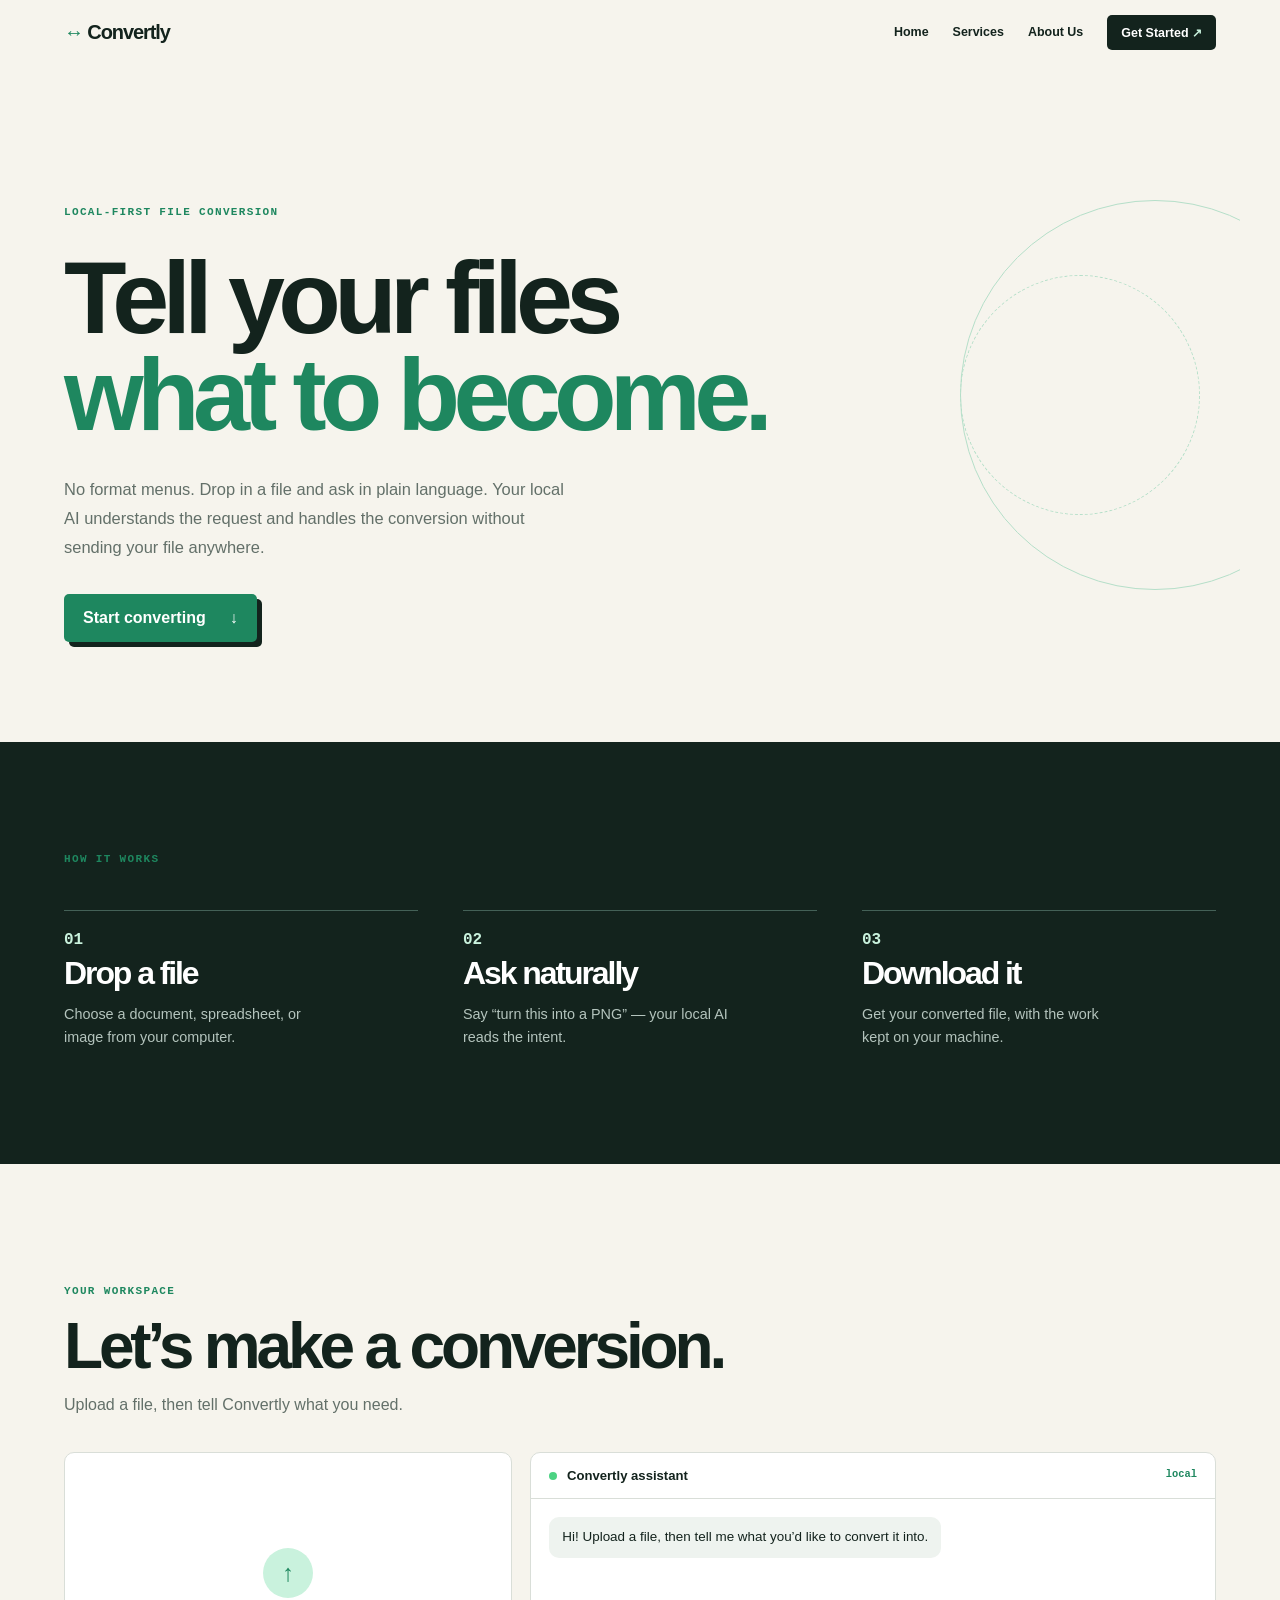
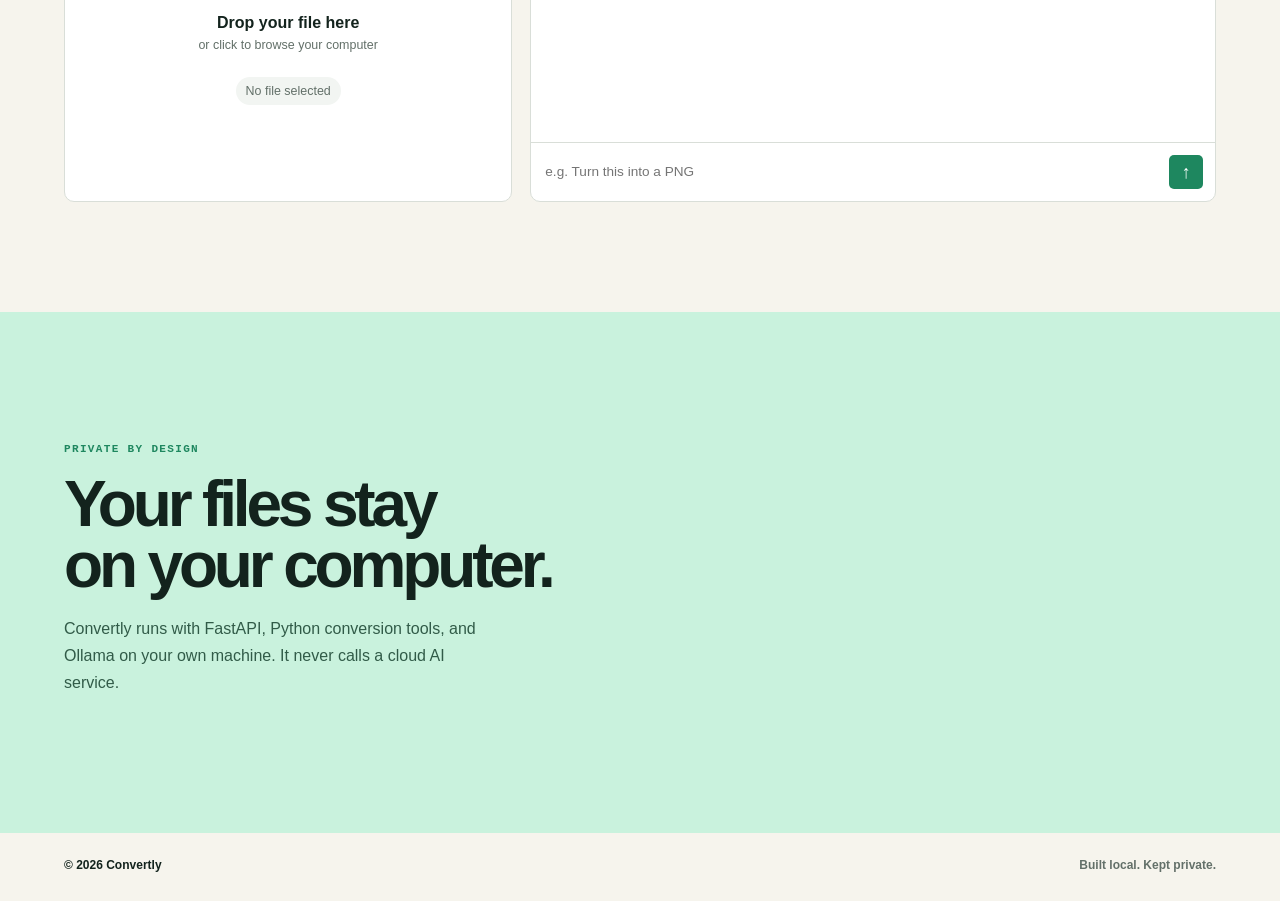
<file: frontend-backup/index.html>
<!doctype html>
<html lang="en">
  <head>
    <meta charset="UTF-8" />
    <meta name="viewport" content="width=device-width, initial-scale=1.0" />
    <meta name="description" content="Convert files locally through a simple AI chat." />
    <title>Convertly — Local AI file conversion</title>
    <link rel="stylesheet" href="styles.css" />
  </head>
  <body>
    <div class="intro-logo" aria-hidden="true"><span>↔</span> Convertly</div>
    <header class="site-header">
      <a class="brand" href="#home"><span>↔</span> Convertly</a>
      <nav aria-label="Main navigation">
        <a href="#home">Home</a><a href="#services">Services</a><a href="#about">About Us</a>
        <a class="nav-cta" href="#workspace">Get Started <span>↗</span></a>
      </nav>
    </header>
    <main>
      <section class="hero" id="home">
        <p class="eyebrow">LOCAL-FIRST FILE CONVERSION</p>
        <h1>Tell your files<br /><em>what to become.</em></h1>
        <p class="hero-copy">No format menus. Drop in a file and ask in plain language. Your local AI understands the request and handles the conversion without sending your file anywhere.</p>
        <a class="primary-button" href="#workspace">Start converting <span>↓</span></a>
        <div class="orbit orbit-one"></div><div class="orbit orbit-two"></div>
      </section>
      <section class="services" id="services">
        <p class="eyebrow">HOW IT WORKS</p>
        <div class="steps"><article><b>01</b><h2>Drop a file</h2><p>Choose a document, spreadsheet, or image from your computer.</p></article><article><b>02</b><h2>Ask naturally</h2><p>Say “turn this into a PNG” — your local AI reads the intent.</p></article><article><b>03</b><h2>Download it</h2><p>Get your converted file, with the work kept on your machine.</p></article></div>
      </section>
      <section class="workspace-section" id="workspace">
        <div class="section-heading"><p class="eyebrow">YOUR WORKSPACE</p><h2>Let’s make a conversion.</h2><p>Upload a file, then tell Convertly what you need.</p></div>
        <div class="workspace">
          <div id="drop-zone" class="drop-zone" role="button" tabindex="0" aria-label="Choose a file or drop one here">
            <input id="file-input" type="file" hidden />
            <div class="upload-icon">↑</div><strong>Drop your file here</strong><span>or click to browse your computer</span><small id="file-status">No file selected</small>
          </div>
          <div class="chat-area">
            <div class="chat-card">
              <div class="chat-title"><span class="status-dot"></span> Convertly assistant <small>local</small></div>
              <div id="chat-history" class="chat-history" aria-live="polite"><div class="message assistant">Hi! Upload a file, then tell me what you’d like to convert it into.</div></div>
              <form id="chat-form" class="chat-form"><input id="chat-input" autocomplete="off" placeholder="e.g. Turn this into a PNG" aria-label="Conversion request" /><button id="send-button" type="submit" aria-label="Send message">↑</button></form>
            </div>
            <section id="conversion-panel" class="conversion-panel" hidden aria-live="polite">
              <div class="conversion-meta"><strong id="conversion-label">Preparing conversion</strong><span id="conversion-percent">0%</span></div>
              <div class="progress-track"><div id="progress-bar" class="progress-bar"></div></div>
              <p id="conversion-detail">Your local converter is preparing the file.</p>
              <a id="download-button" class="download-button" hidden download>Download converted file <span>↓</span></a>
            </section>
          </div>
        </div>
      </section>
      <section class="about" id="about"><p class="eyebrow">PRIVATE BY DESIGN</p><h2>Your files stay<br />on your computer.</h2><p>Convertly runs with FastAPI, Python conversion tools, and Ollama on your own machine. It never calls a cloud AI service.</p></section>
    </main>
    <footer>© 2026 Convertly <span>Built local. Kept private.</span></footer>
    <script src="app.js"></script>
  </body>
</html>
</file>
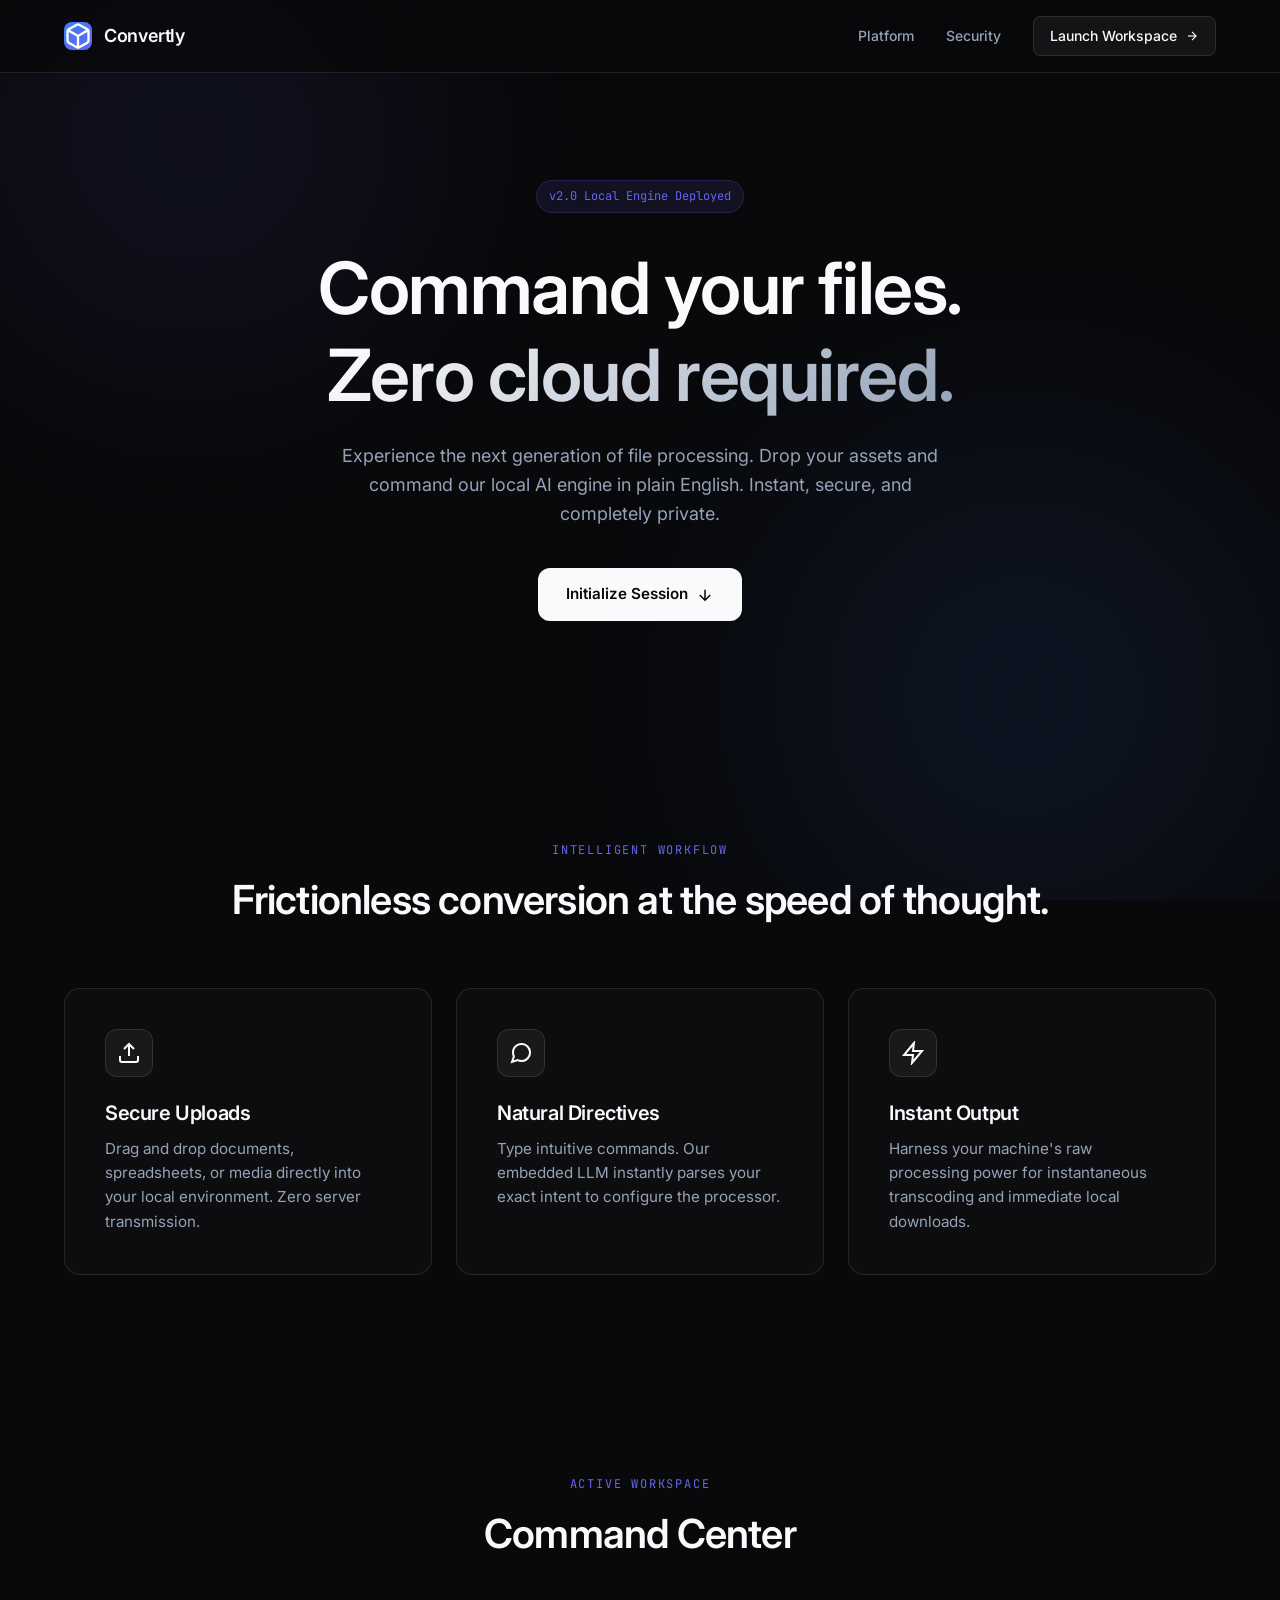
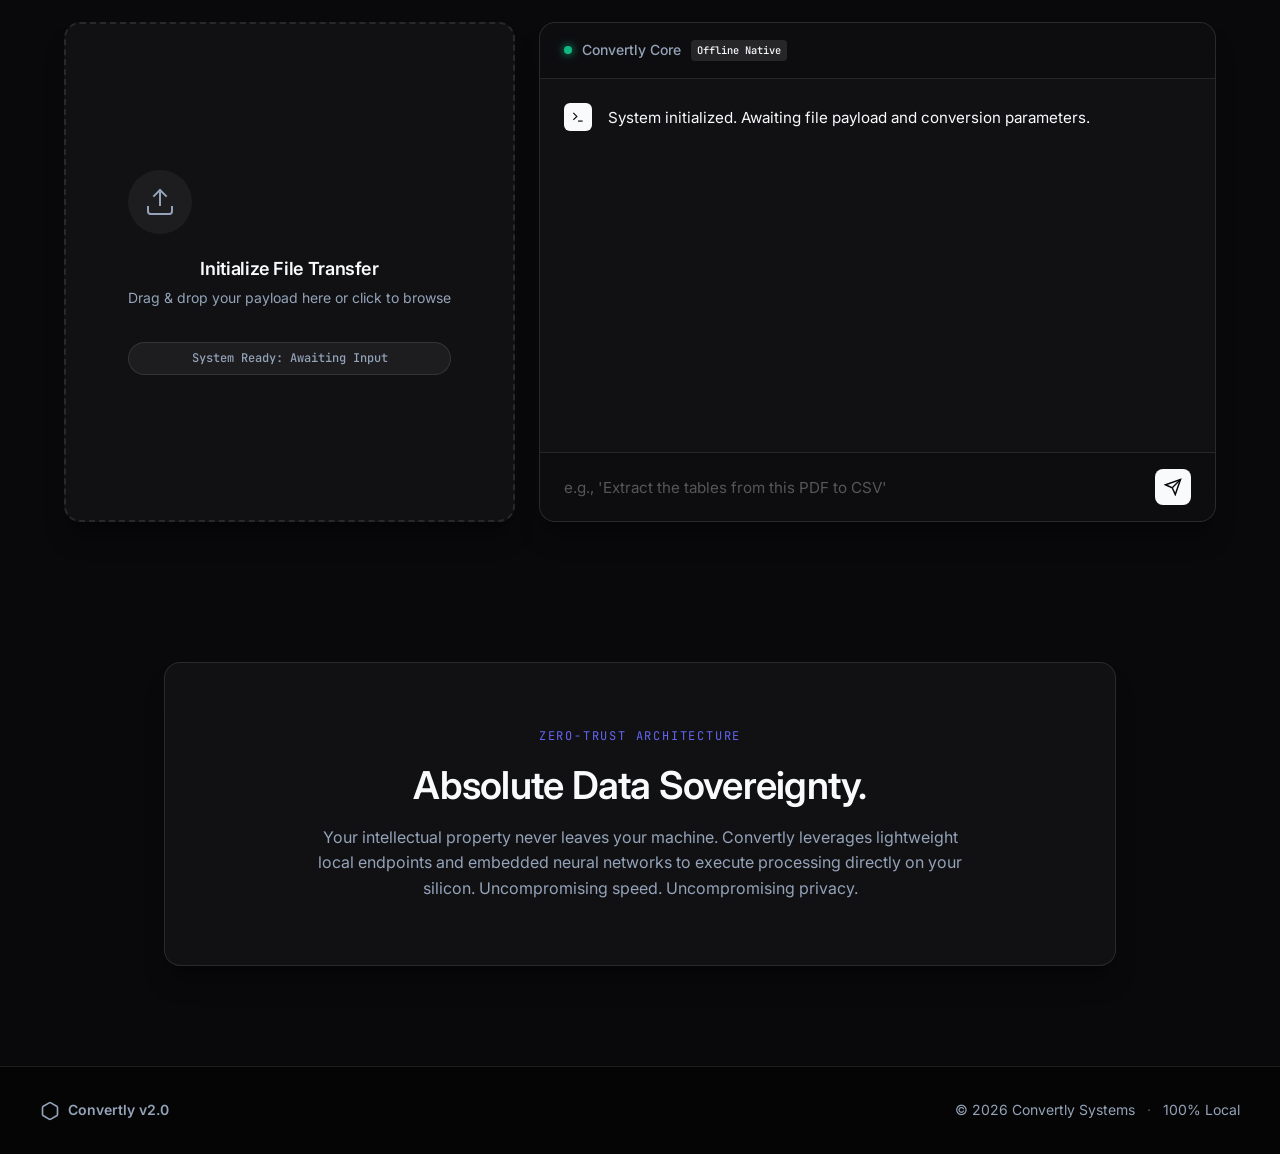
<file: frontend/index.html>
<!doctype html>
<html lang="en" class="scroll-smooth">
  <head>
    <meta charset="UTF-8" />
    <meta name="viewport" content="width=device-width, initial-scale=1.0" />
    <meta name="description" content="Intelligent local file conversion driven by natural language." />
    <title>Convertly | Enterprise Local Conversion</title>
    <link rel="preconnect" href="https://fonts.googleapis.com">
    <link rel="preconnect" href="https://fonts.gstatic.com" crossorigin>
    <link href="https://fonts.googleapis.com/css2?family=Inter:wght@300;400;500;600&family=JetBrains+Mono:wght@400;700&display=swap" rel="stylesheet">
    <link rel="stylesheet" href="styles.css" />
  </head>
  <body>
    <!-- Subtle Ambient Background -->
    <div class="ambient-background">
      <div class="glow-orb orb-1"></div>
      <div class="glow-orb orb-2"></div>
    </div>

    <!-- Sticky Header -->
    <header class="site-header reveal fade-down">
      <div class="header-container">
        <a class="brand" href="#home">
          <div class="brand-icon">
            <svg viewBox="0 0 24 24" fill="none" stroke="currentColor" stroke-width="2"><path d="M21 16V8a2 2 0 0 0-1-1.73l-7-4a2 2 0 0 0-2 0l-7 4A2 2 0 0 0 3 8v8a2 2 0 0 0 1 1.73l7 4a2 2 0 0 0 2 0l7-4A2 2 0 0 0 21 16z"></path><polyline points="3.27 6.96 12 12.01 20.73 6.96"></polyline><line x1="12" y1="22.08" x2="12" y2="12"></line></svg>
          </div>
          Convertly
        </a>
        <nav aria-label="Main navigation">
          <a href="#features" class="nav-link">Platform</a>
          <a href="#security" class="nav-link">Security</a>
          <a class="nav-cta" href="#workspace">
            Launch Workspace
            <svg width="14" height="14" viewBox="0 0 24 24" fill="none" stroke="currentColor" stroke-width="2"><line x1="5" y1="12" x2="19" y2="12"></line><polyline points="12 5 19 12 12 19"></polyline></svg>
          </a>
        </nav>
      </div>
    </header>

    <main>
      <!-- Hero Section -->
      <section class="hero reveal" id="home">
        <div class="hero-badge">v2.0 Local Engine Deployed</div>
        <h1>Command your files.<br /><span class="text-gradient">Zero cloud required.</span></h1>
        <p class="hero-copy">Experience the next generation of file processing. Drop your assets and command our local AI engine in plain English. Instant, secure, and completely private.</p>
        <div class="hero-actions">
          <a class="btn-primary" href="#workspace">
            Initialize Session
            <svg width="18" height="18" viewBox="0 0 24 24" fill="none" stroke="currentColor" stroke-width="2"><path d="M12 5v14M19 12l-7 7-7-7"/></svg>
          </a>
        </div>
      </section>

      <!-- Features Bento Grid -->
      <section class="features reveal" id="features">
        <div class="section-header">
          <span class="eyebrow">Intelligent Workflow</span>
          <h2>Frictionless conversion at the speed of thought.</h2>
        </div>
        <div class="bento-grid">
          <article class="bento-card">
            <div class="card-icon">
              <svg width="24" height="24" viewBox="0 0 24 24" fill="none" stroke="currentColor" stroke-width="2"><path d="M21 15v4a2 2 0 0 1-2 2H5a2 2 0 0 1-2-2v-4"></path><polyline points="17 8 12 3 7 8"></polyline><line x1="12" y1="3" x2="12" y2="15"></line></svg>
            </div>
            <h3>Secure Uploads</h3>
            <p>Drag and drop documents, spreadsheets, or media directly into your local environment. Zero server transmission.</p>
          </article>
          <article class="bento-card">
            <div class="card-icon">
              <svg width="24" height="24" viewBox="0 0 24 24" fill="none" stroke="currentColor" stroke-width="2"><path d="M21 11.5a8.38 8.38 0 0 1-.9 3.8 8.5 8.5 0 0 1-7.6 4.7 8.38 8.38 0 0 1-3.8-.9L3 21l1.9-5.7a8.38 8.38 0 0 1-.9-3.8 8.5 8.5 0 0 1 4.7-7.6 8.38 8.38 0 0 1 3.8-.9h.5a8.48 8.48 0 0 1 8 8v.5z"></path></svg>
            </div>
            <h3>Natural Directives</h3>
            <p>Type intuitive commands. Our embedded LLM instantly parses your exact intent to configure the processor.</p>
          </article>
          <article class="bento-card">
            <div class="card-icon">
              <svg width="24" height="24" viewBox="0 0 24 24" fill="none" stroke="currentColor" stroke-width="2"><polygon points="13 2 3 14 12 14 11 22 21 10 12 10 13 2"></polygon></svg>
            </div>
            <h3>Instant Output</h3>
            <p>Harness your machine's raw processing power for instantaneous transcoding and immediate local downloads.</p>
          </article>
        </div>
      </section>

      <!-- Active Workspace -->
      <section class="workspace-section reveal" id="workspace">
        <div class="section-header">
          <span class="eyebrow">Active Workspace</span>
          <h2>Command Center</h2>
        </div>
        
        <div class="workspace-layout">
          <!-- Left Column: Drop Zone -->
          <div class="workspace-panel drop-container" id="drop-zone" role="button" tabindex="0">
            <input id="file-input" type="file" hidden />
            <div class="drop-content">
              <div class="upload-icon-wrapper">
                <svg width="32" height="32" viewBox="0 0 24 24" fill="none" stroke="currentColor" stroke-width="1.5"><path d="M21 15v4a2 2 0 0 1-2 2H5a2 2 0 0 1-2-2v-4"></path><polyline points="17 8 12 3 7 8"></polyline><line x1="12" y1="3" x2="12" y2="15"></line></svg>
              </div>
              <h3 class="drop-title">Initialize File Transfer</h3>
              <p class="drop-subtitle">Drag & drop your payload here or click to browse</p>
              <div class="status-chip" id="file-status">System Ready: Awaiting Input</div>
            </div>
          </div>

          <!-- Right Column: Chat & Terminal -->
          <div class="workspace-panel chat-container">
            <div class="panel-header">
              <div class="sys-status">
                <span class="pulse-dot"></span>
                Convertly Core <span class="badge">Offline Native</span>
              </div>
            </div>
            
            <div id="chat-history" class="chat-viewport" aria-live="polite">
              <div class="message system">
                <div class="msg-avatar">
                  <svg width="14" height="14" viewBox="0 0 24 24" fill="none" stroke="currentColor" stroke-width="2"><polyline points="4 17 10 11 4 5"></polyline><line x1="12" y1="19" x2="20" y2="19"></line></svg>
                </div>
                <div class="msg-content">System initialized. Awaiting file payload and conversion parameters.</div>
              </div>
            </div>

            <!-- Integrated Conversion Status (Hidden by default) -->
            <div id="conversion-panel" class="process-tracker" hidden>
              <div class="tracker-header">
                <span id="conversion-label" class="tracker-title">Processing Directive</span>
                <span id="conversion-percent" class="tracker-value">0%</span>
              </div>
              <div class="progress-bar-container">
                <div id="progress-bar" class="progress-fill"></div>
              </div>
              <p id="conversion-detail" class="tracker-detail">Allocating local resources...</p>
              <a id="download-button" class="btn-download" hidden download>
                Download Artifact
                <svg width="16" height="16" viewBox="0 0 24 24" fill="none" stroke="currentColor" stroke-width="2"><path d="M21 15v4a2 2 0 0 1-2 2H5a2 2 0 0 1-2-2v-4"></path><polyline points="7 10 12 15 17 10"></polyline><line x1="12" y1="15" x2="12" y2="3"></line></svg>
              </a>
            </div>

            <form id="chat-form" class="input-form">
              <input id="chat-input" type="text" autocomplete="off" placeholder="e.g., 'Extract the tables from this PDF to CSV'" aria-label="Conversion directive" />
              <button id="send-button" type="submit" aria-label="Execute command">
                <svg width="18" height="18" viewBox="0 0 24 24" fill="none" stroke="currentColor" stroke-width="2"><line x1="22" y1="2" x2="11" y2="13"></line><polygon points="22 2 15 22 11 13 2 9 22 2"></polygon></svg>
              </button>
            </form>
          </div>
        </div>
      </section>

      <!-- Security Note -->
      <section class="security reveal" id="security">
        <div class="security-banner workspace-panel">
          <span class="eyebrow">Zero-Trust Architecture</span>
          <h2>Absolute Data Sovereignty.</h2>
          <p>Your intellectual property never leaves your machine. Convertly leverages lightweight local endpoints and embedded neural networks to execute processing directly on your silicon. Uncompromising speed. Uncompromising privacy.</p>
        </div>
      </section>
    </main>

    <footer class="site-footer">
      <div class="footer-layout">
        <div class="brand-small">
          <svg width="20" height="20" viewBox="0 0 24 24" fill="none" stroke="currentColor" stroke-width="2"><path d="M21 16V8a2 2 0 0 0-1-1.73l-7-4a2 2 0 0 0-2 0l-7 4A2 2 0 0 0 3 8v8a2 2 0 0 0 1 1.73l7 4a2 2 0 0 0 2 0l7-4A2 2 0 0 0 21 16z"></path></svg>
          Convertly v2.0
        </div>
        <div class="footer-meta">
          <span>&copy; 2026 Convertly Systems</span>
          <span class="dot">&middot;</span>
          <span>100% Local</span>
        </div>
      </div>
    </footer>

    <script src="app.js"></script>
  </body>
</html>
</file>
<file: frontend-backup/styles.css>
:root { --ink:#13231d; --green:#1e875f; --mint:#c9f2dd; --cream:#f6f4ed; --line:#d9ded8; --muted:#637069; }
* { box-sizing:border-box; } html { scroll-behavior:smooth; } body { margin:0; color:var(--ink); background:var(--cream); font-family:Arial,sans-serif; } .intro-logo { position:fixed; z-index:10; left:50%; top:50%; transform:translate(-50%,-50%); font-size:clamp(2rem,5vw,4rem); font-weight:800; letter-spacing:-.07em; animation:logo-rise 1.9s cubic-bezier(.16,1,.3,1) forwards; pointer-events:none; } .intro-logo span,.brand span { color:var(--green); } @keyframes logo-rise { 0%,40% { opacity:1; } 100% { top:32px; left:max(24px,calc((100vw - 1200px)/2)); transform:translate(0,-50%) scale(.42); opacity:0; } }
.site-header { position:sticky; top:0; z-index:5; height:65px; display:flex; align-items:center; justify-content:space-between; max-width:1200px; margin:auto; padding:0 24px; background:rgba(246,244,237,.87); backdrop-filter:blur(12px); border-bottom:1px solid transparent; } .brand { text-decoration:none; color:var(--ink); font-size:1.25rem; font-weight:800; letter-spacing:-.055em; } nav { display:flex; align-items:center; gap:24px; } nav a { font-size:.78rem; font-weight:700; color:var(--ink); text-decoration:none; } .nav-cta { padding:10px 14px; background:var(--ink); color:white; border-radius:5px; } .nav-cta span { color:var(--mint); }
.hero { position:relative; overflow:hidden; min-height:650px; max-width:1200px; margin:auto; padding:130px 24px 100px; } .eyebrow { color:var(--green); font-family:Consolas,monospace; font-size:.69rem; letter-spacing:.12em; font-weight:bold; } h1,h2 { letter-spacing:-.065em; line-height:.95; margin:.3em 0; } h1 { max-width:800px; font-size:clamp(3.6rem,8vw,7.4rem); } h1 em { color:var(--green); font-style:normal; } .hero-copy { max-width:500px; margin:32px 0; color:var(--muted); line-height:1.75; font-size:1.03rem; } .primary-button { display:inline-flex; gap:24px; align-items:center; padding:15px 19px; border-radius:5px; background:var(--green); color:white; font-weight:800; text-decoration:none; box-shadow:5px 5px 0 var(--ink); transition:transform .2s; } .primary-button:hover { transform:translate(2px,2px); box-shadow:3px 3px 0 var(--ink); } .orbit { position:absolute; border:1px solid #b5dfc9; border-radius:50%; pointer-events:none; } .orbit-one { width:390px; height:390px; right:-110px; top:135px; } .orbit-two { width:240px; height:240px; right:40px; top:210px; border-style:dashed; animation:spin 18s linear infinite; } @keyframes spin { to { transform:rotate(360deg); } }
.services { padding:100px max(24px,calc((100vw - 1152px)/2)); background:var(--ink); color:white; } .steps { display:grid; grid-template-columns:repeat(3,1fr); gap:45px; margin-top:45px; } .steps article { border-top:1px solid #446157; padding-top:19px; } .steps b { font-family:"DM Mono",monospace; color:var(--mint); } .steps h2 { font-size:2rem; } .steps p { color:#b4c4bd; max-width:265px; line-height:1.6; font-size:.9rem; }
.workspace-section { padding:110px 24px; max-width:1200px; margin:auto; } .section-heading h2,.about h2 { font-size:clamp(2.5rem,5vw,4.6rem); } .section-heading > p:last-child { color:var(--muted); } .workspace { display:grid; grid-template-columns:.85fr 1.3fr; gap:18px; margin-top:38px; } .drop-zone,.chat-card { border:1px solid var(--line); border-radius:10px; background:white; } .drop-zone { min-height:350px; display:flex; flex-direction:column; justify-content:center; align-items:center; padding:24px; text-align:center; cursor:pointer; transition:border .2s,background .2s,transform .2s; } .drop-zone.dragging { border:2px dashed var(--green); background:#edfff5; transform:scale(1.01); } .upload-icon { width:50px; height:50px; display:grid; place-items:center; border-radius:50%; background:var(--mint); color:var(--green); font-size:1.5rem; margin-bottom:16px; } .drop-zone span,.drop-zone small { color:var(--muted); font-size:.78rem; margin-top:6px; } .drop-zone small { margin-top:25px; padding:7px 10px; background:#f2f5f2; border-radius:20px; max-width:100%; overflow:hidden; text-overflow:ellipsis; } .chat-card { display:flex; flex-direction:column; min-height:350px; overflow:hidden; } .chat-title { padding:15px 18px; border-bottom:1px solid var(--line); font-weight:800; font-size:.82rem; } .chat-title small { color:var(--green); float:right; font-family:Consolas,monospace; font-size:.65rem; } .status-dot { display:inline-block; width:8px; height:8px; background:#4cd383; border-radius:50%; margin-right:6px; } .chat-history { flex:1; padding:18px; overflow-y:auto; display:flex; flex-direction:column; gap:12px; } .message { max-width:82%; padding:10px 13px; border-radius:10px; font-size:.84rem; line-height:1.55; } .assistant { background:#eef3ef; align-self:flex-start; } .user { background:var(--ink); color:white; align-self:flex-end; } .download-link { color:var(--green); font-weight:800; } .chat-form { display:flex; gap:8px; padding:12px; border-top:1px solid var(--line); } .chat-form input { min-width:0; flex:1; border:0; outline:0; font:inherit; font-size:.85rem; } .chat-form button { width:34px; height:34px; border:0; border-radius:5px; background:var(--green); color:white; cursor:pointer; font-size:1.15rem; } .chat-form button:disabled { opacity:.5; cursor:wait; }
.chat-area { display:flex; flex-direction:column; gap:12px; } .conversion-panel { padding:16px; border:1px solid var(--line); border-radius:10px; background:#f0fbf4; } .conversion-meta { display:flex; justify-content:space-between; align-items:center; font-size:.8rem; } .conversion-meta span { font-family:Consolas,monospace; color:var(--green); font-weight:bold; } .progress-track { height:8px; overflow:hidden; border-radius:99px; background:#d8e8de; margin:12px 0 8px; } .progress-bar { height:100%; width:0; border-radius:inherit; background:linear-gradient(90deg,var(--green),#58bf89); transition:width .35s ease; } .conversion-panel p { margin:0; color:var(--muted); font-size:.77rem; } .conversion-panel.failed { background:#fff3f0; border-color:#edc6bd; } .conversion-panel.failed .progress-bar { background:#c9513d; } .download-button { display:flex; justify-content:space-between; align-items:center; margin-top:14px; padding:12px 14px; border-radius:5px; background:var(--ink); color:white; font-size:.8rem; font-weight:800; text-decoration:none; } .download-button span { color:var(--mint); font-size:1.1rem; }
.about { padding:120px max(24px,calc((100vw - 1152px)/2)); background:var(--mint); } .about p:last-child { max-width:440px; color:#315b48; line-height:1.7; } footer { max-width:1200px; padding:25px 24px; margin:auto; font-size:.75rem; font-weight:bold; } footer span { float:right; color:var(--muted); }
@media (max-width:700px) { nav a:not(.nav-cta) { display:none; } .hero { min-height:570px; padding-top:105px; } .orbit { opacity:.45; } .steps,.workspace { grid-template-columns:1fr; } .services,.workspace-section,.about { padding-top:75px; padding-bottom:75px; } .drop-zone { min-height:220px; } }
</file>
<file: frontend/styles.css>
/*
  Convertly | Enterprise SaaS Dark Theme
*/

:root {
  /* Colors */
  --bg-base: #09090b;
  --bg-surface: rgba(24, 24, 27, 0.6);
  --bg-surface-hover: rgba(39, 39, 42, 0.8);
  --border-subtle: rgba(255, 255, 255, 0.1);
  --border-focus: rgba(255, 255, 255, 0.25);
  
  --text-primary: #f8fafc;
  --text-secondary: #94a3b8;
  
  --accent-blue: #3b82f6;
  --accent-indigo: #6366f1;
  --accent-success: #10b981;
  --accent-danger: #ef4444;
  
  /* Typography */
  --font-sans: 'Inter', system-ui, -apple-system, sans-serif;
  --font-mono: 'JetBrains Mono', monospace;
  
  /* Effects */
  --shadow-sm: 0 4px 6px -1px rgba(0, 0, 0, 0.1), 0 2px 4px -1px rgba(0, 0, 0, 0.06);
  --shadow-lg: 0 20px 25px -5px rgba(0, 0, 0, 0.3), 0 10px 10px -5px rgba(0, 0, 0, 0.2);
  --transition-fast: 0.2s ease;
  --transition-smooth: 0.4s cubic-bezier(0.16, 1, 0.3, 1);
}

* { box-sizing: border-box; margin: 0; padding: 0; }

body {
  background-color: var(--bg-base);
  color: var(--text-primary);
  font-family: var(--font-sans);
  line-height: 1.6;
  overflow-x: hidden;
  -webkit-font-smoothing: antialiased;
}

::selection { background: rgba(99, 102, 241, 0.3); }

/* Ambient Background */
.ambient-background {
  position: fixed; top: 0; left: 0; width: 100vw; height: 100vh;
  z-index: -1; overflow: hidden; pointer-events: none;
}
.glow-orb {
  position: absolute; border-radius: 50%; filter: blur(120px); opacity: 0.15;
}
.orb-1 {
  top: -20%; left: -10%; width: 50vw; height: 50vw;
  background: radial-gradient(circle, var(--accent-indigo) 0%, transparent 70%);
}
.orb-2 {
  bottom: -20%; right: -10%; width: 60vw; height: 60vw;
  background: radial-gradient(circle, var(--accent-blue) 0%, transparent 70%);
}

/* Typography Utilities */
h1, h2, h3 { font-weight: 600; letter-spacing: -0.02em; line-height: 1.2; }
.text-gradient {
  background: linear-gradient(135deg, #fff, #94a3b8);
  -webkit-background-clip: text; -webkit-text-fill-color: transparent; background-clip: text;
}
.eyebrow {
  display: block; font-family: var(--font-mono); font-size: 0.75rem;
  letter-spacing: 0.15em; color: var(--accent-indigo);
  text-transform: uppercase; margin-bottom: 1rem;
}

/* Reusable Panels */
.workspace-panel {
  background: var(--bg-surface);
  backdrop-filter: blur(24px); -webkit-backdrop-filter: blur(24px);
  border: 1px solid var(--border-subtle);
  border-radius: 16px;
  box-shadow: var(--shadow-lg);
}

/* Header */
.site-header {
  position: fixed; top: 0; left: 0; right: 0; z-index: 50;
  background: rgba(9, 9, 11, 0.7); backdrop-filter: blur(12px);
  border-bottom: 1px solid var(--border-subtle);
}
.header-container {
  max-width: 1200px; margin: 0 auto; height: 72px; padding: 0 24px;
  display: flex; align-items: center; justify-content: space-between;
}
.brand {
  display: flex; align-items: center; gap: 12px;
  color: var(--text-primary); text-decoration: none;
  font-weight: 600; font-size: 1.125rem; letter-spacing: -0.02em;
}
.brand-icon {
  width: 28px; height: 28px; display: grid; place-items: center;
  background: linear-gradient(135deg, var(--accent-blue), var(--accent-indigo));
  border-radius: 8px; color: white;
}
nav { display: flex; align-items: center; gap: 32px; }
.nav-link {
  color: var(--text-secondary); text-decoration: none;
  font-size: 0.875rem; font-weight: 500; transition: color var(--transition-fast);
}
.nav-link:hover { color: var(--text-primary); }
.nav-cta {
  display: flex; align-items: center; gap: 8px;
  padding: 8px 16px; border-radius: 8px;
  background: rgba(255, 255, 255, 0.05); border: 1px solid var(--border-subtle);
  color: var(--text-primary); text-decoration: none; font-size: 0.875rem; font-weight: 500;
  transition: all var(--transition-fast);
}
.nav-cta:hover { background: rgba(255, 255, 255, 0.1); border-color: var(--border-focus); }

/* Hero Section */
.hero { max-width: 900px; margin: 0 auto; padding: 180px 24px 120px; text-align: center; }
.hero-badge {
  display: inline-flex; align-items: center;
  padding: 6px 12px; margin-bottom: 32px; border-radius: 99px;
  background: rgba(99, 102, 241, 0.1); border: 1px solid rgba(99, 102, 241, 0.2);
  font-family: var(--font-mono); font-size: 0.75rem; color: var(--accent-indigo);
}
.hero h1 { font-size: clamp(3rem, 6vw, 4.5rem); margin-bottom: 24px; }
.hero-copy {
  color: var(--text-secondary); font-size: 1.125rem;
  max-width: 600px; margin: 0 auto 40px; font-weight: 400;
}
.btn-primary {
  display: inline-flex; align-items: center; justify-content: center; gap: 8px;
  padding: 14px 28px; border-radius: 12px;
  background: var(--text-primary); color: var(--bg-base);
  font-weight: 600; font-size: 0.95rem; text-decoration: none;
  transition: all var(--transition-fast);
}
.btn-primary:hover { transform: translateY(-2px); box-shadow: 0 10px 25px rgba(255, 255, 255, 0.15); }

/* Features Grid */
.features { max-width: 1200px; margin: 0 auto; padding: 100px 24px; }
.section-header { text-align: center; margin-bottom: 64px; }
.section-header h2 { font-size: clamp(2rem, 4vw, 2.5rem); }
.bento-grid { display: grid; grid-template-columns: repeat(auto-fit, minmax(320px, 1fr)); gap: 24px; }
.bento-card {
  background: rgba(255, 255, 255, 0.02);
  border: 1px solid var(--border-subtle); border-radius: 16px; padding: 40px;
  transition: all var(--transition-smooth);
}
.bento-card:hover { background: rgba(255, 255, 255, 0.04); border-color: var(--border-focus); transform: translateY(-4px); }
.card-icon {
  width: 48px; height: 48px; display: grid; place-items: center;
  background: rgba(255,255,255,0.05); border: 1px solid var(--border-subtle);
  border-radius: 12px; color: var(--text-primary); margin-bottom: 24px;
}
.bento-card h3 { font-size: 1.25rem; margin-bottom: 12px; }
.bento-card p { color: var(--text-secondary); font-size: 0.95rem; }

/* Workspace Section */
.workspace-section { max-width: 1200px; margin: 0 auto; padding: 100px 24px; }
.workspace-layout { display: grid; grid-template-columns: 1fr 1.5fr; gap: 24px; align-items: stretch; }

/* Drop Zone */
.drop-container {
  display: flex; flex-direction: column; align-items: center; justify-content: center;
  padding: 48px; text-align: center; cursor: pointer; min-height: 500px;
  border: 2px dashed var(--border-subtle); transition: all var(--transition-smooth);
}
.drop-container:hover { border-color: var(--accent-indigo); background: rgba(99, 102, 241, 0.03); }
.drop-container.dragging { border-color: var(--accent-blue); background: rgba(59, 130, 246, 0.05); transform: scale(1.02); }
.upload-icon-wrapper {
  width: 64px; height: 64px; border-radius: 50%;
  background: rgba(255,255,255,0.05); display: grid; place-items: center;
  color: var(--text-secondary); margin-bottom: 24px; transition: all var(--transition-fast);
}
.drop-container:hover .upload-icon-wrapper { background: var(--text-primary); color: var(--bg-base); transform: scale(1.1); }
.drop-title { font-size: 1.125rem; margin-bottom: 8px; }
.drop-subtitle { color: var(--text-secondary); font-size: 0.875rem; margin-bottom: 32px; }
.status-chip {
  padding: 6px 14px; border-radius: 99px; font-size: 0.75rem; font-weight: 500; font-family: var(--font-mono);
  background: rgba(255,255,255,0.05); border: 1px solid var(--border-subtle); color: var(--text-secondary);
  max-width: 100%; white-space: nowrap; overflow: hidden; text-overflow: ellipsis;
}

/* Chat Terminal */
.chat-container { display: flex; flex-direction: column; min-height: 500px; overflow: hidden; }
.panel-header {
  padding: 16px 24px; border-bottom: 1px solid var(--border-subtle);
  background: rgba(0, 0, 0, 0.2);
}
.sys-status { display: flex; align-items: center; gap: 10px; font-size: 0.875rem; font-weight: 500; color: var(--text-secondary); }
.pulse-dot {
  width: 8px; height: 8px; background: var(--accent-success); border-radius: 50%;
  box-shadow: 0 0 8px var(--accent-success); animation: pulse 2s infinite;
}
@keyframes pulse { 0%, 100% { opacity: 1; } 50% { opacity: 0.4; } }
.badge { font-family: var(--font-mono); font-size: 0.65rem; padding: 2px 6px; background: rgba(255,255,255,0.1); border-radius: 4px; color: var(--text-primary); }

.chat-viewport {
  flex: 1; padding: 24px; overflow-y: auto; display: flex; flex-direction: column; gap: 24px;
  scrollbar-width: thin; scrollbar-color: var(--border-subtle) transparent;
}
.message { display: flex; gap: 16px; max-width: 85%; animation: slide-up 0.3s ease forwards; }
@keyframes slide-up { from { opacity: 0; transform: translateY(10px); } to { opacity: 1; transform: translateY(0); } }
.message.user { align-self: flex-end; flex-direction: row-reverse; }

.msg-avatar {
  width: 28px; height: 28px; border-radius: 6px; display: grid; place-items: center; flex-shrink: 0;
  background: rgba(255,255,255,0.1); border: 1px solid var(--border-subtle); color: var(--text-secondary);
}
.message.system .msg-avatar { background: var(--text-primary); color: var(--bg-base); border-color: transparent; }

.msg-content {
  padding: 12px 16px; border-radius: 12px; font-size: 0.95rem; line-height: 1.5; color: var(--text-primary);
}
.message.system .msg-content { background: transparent; padding: 4px 0; }
.message.user .msg-content { background: rgba(255,255,255,0.08); border: 1px solid var(--border-subtle); }

.input-form {
  padding: 16px 24px; border-top: 1px solid var(--border-subtle);
  background: rgba(0,0,0,0.2); display: flex; gap: 12px; align-items: center;
}
.input-form input {
  flex: 1; background: transparent; border: none; outline: none;
  color: var(--text-primary); font-family: inherit; font-size: 0.95rem;
}
.input-form input::placeholder { color: rgba(255,255,255,0.3); }
.input-form button {
  width: 36px; height: 36px; border-radius: 8px; border: none; cursor: pointer;
  background: var(--text-primary); color: var(--bg-base);
  display: grid; place-items: center; transition: all var(--transition-fast);
}
.input-form button:hover { transform: scale(1.05); background: var(--accent-blue); color: white; }
.input-form button:disabled { opacity: 0.5; cursor: not-allowed; transform: none; }

/* Conversion Tracker Panel */
.process-tracker {
  margin: 0 24px 24px; padding: 20px; border-radius: 12px;
  background: rgba(59, 130, 246, 0.05); border: 1px solid rgba(59, 130, 246, 0.2);
}
.process-tracker.failed { background: rgba(239, 68, 68, 0.05); border-color: rgba(239, 68, 68, 0.2); }
.tracker-header { display: flex; justify-content: space-between; align-items: center; margin-bottom: 12px; }
.tracker-title { font-weight: 600; font-size: 0.875rem; color: var(--accent-blue); }
.process-tracker.failed .tracker-title { color: var(--accent-danger); }
.tracker-value { font-family: var(--font-mono); font-size: 0.875rem; color: var(--text-primary); }
.progress-bar-container { height: 4px; background: rgba(255,255,255,0.1); border-radius: 99px; overflow: hidden; margin-bottom: 12px; }
.progress-fill { height: 100%; width: 0; background: var(--accent-blue); border-radius: 99px; transition: width 0.3s ease; }
.process-tracker.failed .progress-fill { background: var(--accent-danger); }
.tracker-detail { font-size: 0.875rem; color: var(--text-secondary); }

.btn-download {
  display: flex; align-items: center; justify-content: center; gap: 8px;
  width: 100%; margin-top: 16px; padding: 12px; border-radius: 8px;
  background: var(--accent-success); color: var(--bg-base);
  font-weight: 600; font-size: 0.875rem; text-decoration: none; transition: opacity var(--transition-fast);
}
.btn-download:hover { opacity: 0.9; }

/* Security Section */
.security { max-width: 1000px; margin: 0 auto; padding: 40px 24px 100px; }
.security-banner { padding: 64px 40px; text-align: center; }
.security-banner h2 { font-size: clamp(2rem, 3vw, 2.5rem); margin-bottom: 16px; }
.security-banner p { color: var(--text-secondary); max-width: 650px; margin: 0 auto; }

/* Footer */
.site-footer { border-top: 1px solid var(--border-subtle); padding: 32px 24px; background: rgba(0,0,0,0.4); }
.footer-layout { max-width: 1200px; margin: 0 auto; display: flex; justify-content: space-between; align-items: center; flex-wrap: wrap; gap: 16px; }
.brand-small { display: flex; align-items: center; gap: 8px; font-weight: 600; font-size: 0.875rem; color: var(--text-secondary); }
.footer-meta { font-size: 0.875rem; color: var(--text-secondary); display: flex; gap: 12px; align-items: center; }
.dot { opacity: 0.5; }

/* Utilities & Animations */
.reveal { 
  opacity: 0; 
  transform: translateY(20px); 
  transition: all 0.8s cubic-bezier(0.16, 1, 0.3, 1);
  /* Fallback: Automatically reveal after 1.5s if JS is completely broken */
  animation: force-reveal 0.1s ease 1.5s forwards; 
}
.reveal.fade-down { transform: translateY(-20px); }
.reveal.active { opacity: 1; transform: translateY(0); animation: none; }

@keyframes force-reveal {
  to { opacity: 1; transform: translateY(0); }
}

@media (max-width: 860px) {
  nav a:not(.nav-cta) { display: none; }
  .workspace-layout { grid-template-columns: 1fr; }
  .drop-container { min-height: 300px; padding: 32px; }
  .chat-container { min-height: 400px; }
  .hero { padding-top: 140px; }
}
</file>
